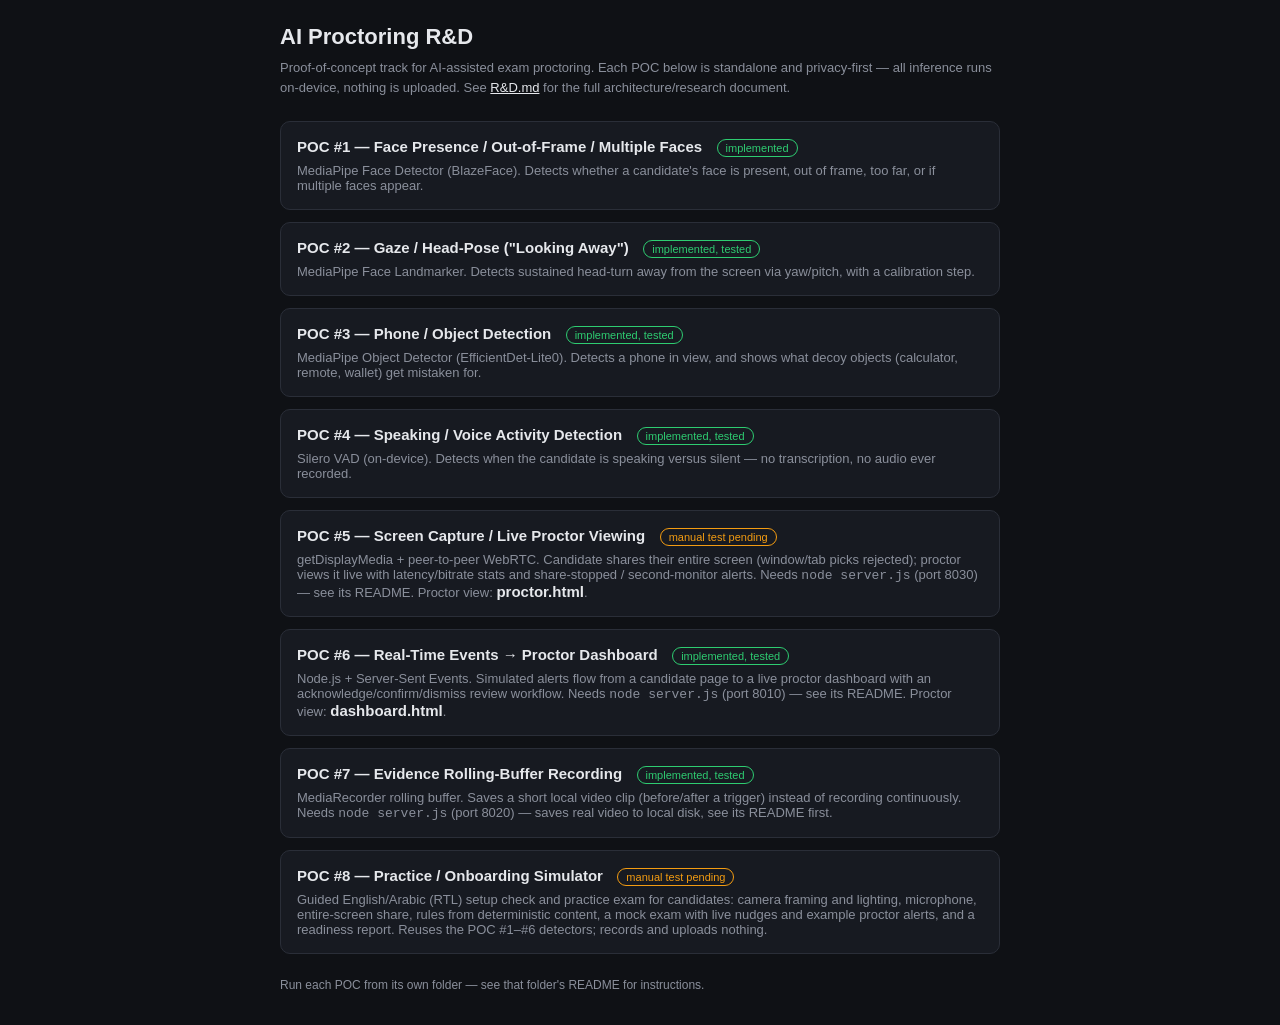
<file: index.html>
<!DOCTYPE html>
<html lang="en">
<head>
<meta charset="UTF-8" />
<meta name="viewport" content="width=device-width, initial-scale=1.0" />
<title>AI Proctoring R&D</title>
<style>
  :root {
    --bg: #0f1115;
    --panel: #171a21;
    --border: #2a2e38;
    --text: #e6e8ec;
    --muted: #8a8f9b;
    --green: #2ecc71;
    --orange: #f39c12;
  }
  * { box-sizing: border-box; }
  body {
    margin: 0;
    padding: 24px;
    background: var(--bg);
    color: var(--text);
    font-family: -apple-system, BlinkMacSystemFont, "Segoe UI", Roboto, sans-serif;
  }
  main { max-width: 720px; margin: 0 auto; }
  h1 { font-size: 22px; margin: 0 0 8px; }
  .subtitle { color: var(--muted); font-size: 13px; line-height: 1.5; margin: 0 0 24px; }
  .subtitle a { color: var(--text); }
  ul { list-style: none; padding: 0; margin: 0; display: grid; gap: 12px; }
  li {
    background: var(--panel);
    border: 1px solid var(--border);
    border-radius: 10px;
    padding: 16px;
  }
  li a { color: var(--text); font-size: 15px; font-weight: 600; text-decoration: none; }
  li a:hover { text-decoration: underline; }
  .status { display: inline-block; margin-left: 10px; font-size: 11px; padding: 2px 8px; border-radius: 999px; border: 1px solid var(--border); }
  .status.done { color: var(--green); border-color: var(--green); }
  .status.pending { color: var(--orange); border-color: var(--orange); }
  .desc { color: var(--muted); font-size: 13px; margin: 6px 0 0; }
  .footer { margin-top: 24px; font-size: 12px; color: var(--muted); }
  .footer a { color: var(--text); }
</style>
</head>
<body>
<main>
  <h1>AI Proctoring R&D</h1>
  <p class="subtitle">
    Proof-of-concept track for AI-assisted exam proctoring. Each POC below is
    standalone and privacy-first — all inference runs on-device, nothing is uploaded.
    See <a href="R&D.md">R&amp;D.md</a> for the full architecture/research document.
  </p>
  <ul>
    <li>
      <a href="poc-01-face-presence/">POC #1 — Face Presence / Out-of-Frame / Multiple Faces</a>
      <span class="status done">implemented</span>
      <p class="desc">MediaPipe Face Detector (BlazeFace). Detects whether a candidate's face is present, out of frame, too far, or if multiple faces appear.</p>
    </li>
    <li>
      <a href="poc-02-gaze-headpose/">POC #2 — Gaze / Head-Pose ("Looking Away")</a>
      <span class="status done">implemented, tested</span>
      <p class="desc">MediaPipe Face Landmarker. Detects sustained head-turn away from the screen via yaw/pitch, with a calibration step.</p>
    </li>
    <li>
      <a href="poc-03-phone-object/">POC #3 — Phone / Object Detection</a>
      <span class="status done">implemented, tested</span>
      <p class="desc">MediaPipe Object Detector (EfficientDet-Lite0). Detects a phone in view, and shows what decoy objects (calculator, remote, wallet) get mistaken for.</p>
    </li>
    <li>
      <a href="poc-04-speaking-vad/">POC #4 — Speaking / Voice Activity Detection</a>
      <span class="status done">implemented, tested</span>
      <p class="desc">Silero VAD (on-device). Detects when the candidate is speaking versus silent — no transcription, no audio ever recorded.</p>
    </li>
    <li>
      <a href="http://localhost:8030/candidate.html">POC #5 — Screen Capture / Live Proctor Viewing</a>
      <span class="status pending">manual test pending</span>
      <p class="desc">getDisplayMedia + peer-to-peer WebRTC. Candidate shares their entire screen (window/tab picks rejected); proctor views it live with latency/bitrate stats and share-stopped / second-monitor alerts. Needs <code>node server.js</code> (port 8030) — see its README. Proctor view: <a href="http://localhost:8030/proctor.html">proctor.html</a>.</p>
    </li>
    <li>
      <a href="http://localhost:8010/candidate.html">POC #6 — Real-Time Events → Proctor Dashboard</a>
      <span class="status done">implemented, tested</span>
      <p class="desc">Node.js + Server-Sent Events. Simulated alerts flow from a candidate page to a live proctor dashboard with an acknowledge/confirm/dismiss review workflow. Needs <code>node server.js</code> (port 8010) — see its README. Proctor view: <a href="http://localhost:8010/dashboard.html">dashboard.html</a>.</p>
    </li>
    <li>
      <a href="http://localhost:8020/">POC #7 — Evidence Rolling-Buffer Recording</a>
      <span class="status done">implemented, tested</span>
      <p class="desc">MediaRecorder rolling buffer. Saves a short local video clip (before/after a trigger) instead of recording continuously. Needs <code>node server.js</code> (port 8020) — saves real video to local disk, see its README first.</p>
    </li>
    <li>
      <a href="poc-08-onboarding-simulator/">POC #8 — Practice / Onboarding Simulator</a>
      <span class="status pending">manual test pending</span>
      <p class="desc">Guided English/Arabic (RTL) setup check and practice exam for candidates: camera framing and lighting, microphone, entire-screen share, rules from deterministic content, a mock exam with live nudges and example proctor alerts, and a readiness report. Reuses the POC #1–#6 detectors; records and uploads nothing.</p>
    </li>
  </ul>
  <p class="footer">Run each POC from its own folder — see that folder's README for instructions.</p>
</main>
</body>
</html>
</file>
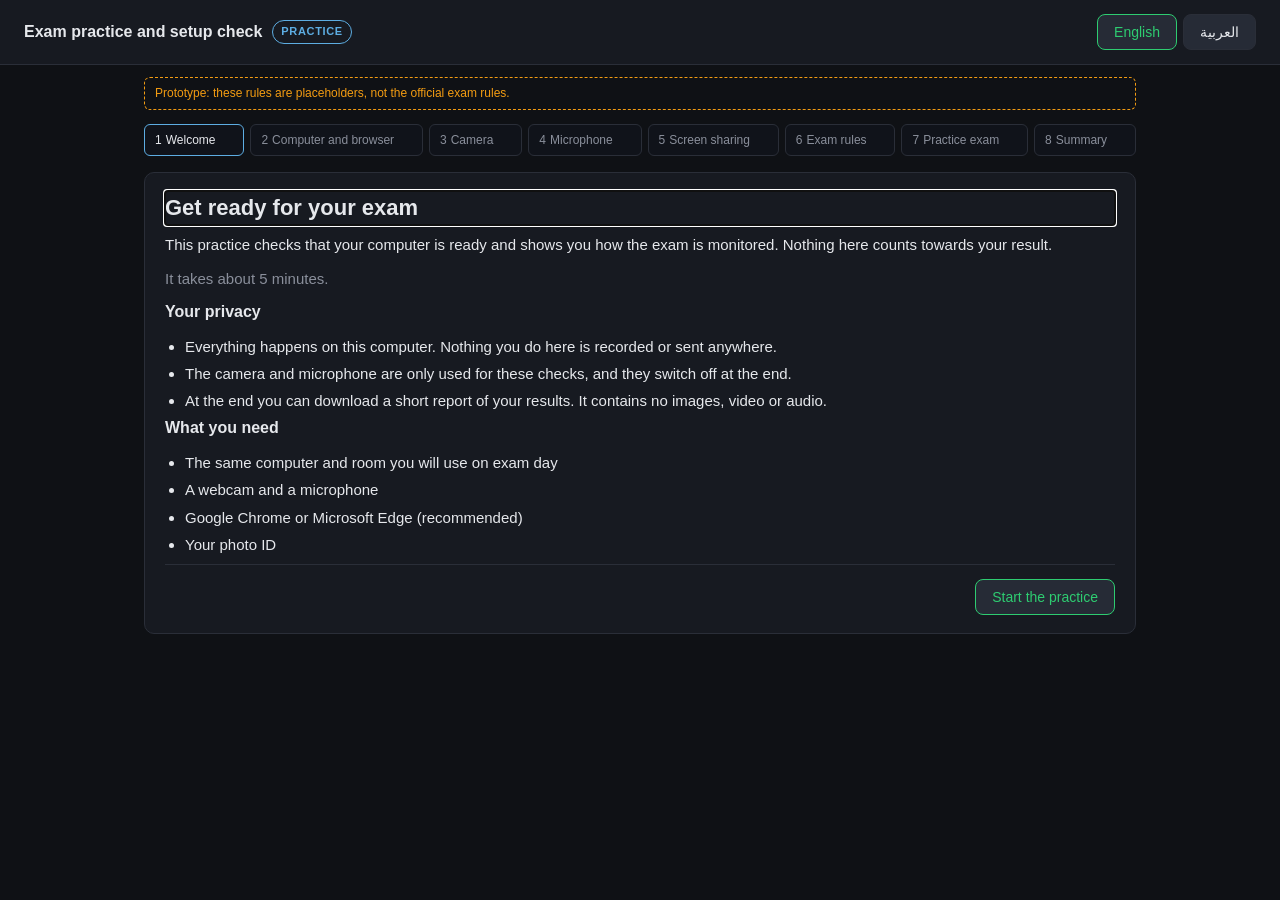
<file: poc-08-onboarding-simulator/index.html>
<!DOCTYPE html>
<html lang="en" dir="ltr">
<head>
<meta charset="UTF-8" />
<meta name="viewport" content="width=device-width, initial-scale=1.0" />
<!-- Network allow-list, enforced by the browser: the page may only fetch its own
     files, the CDN code/WASM and the model files. MediaPipe tasks-vision ≥ 1.0.0
     posts usage telemetry to odml.pa.googleapis.com every 60 s and has no option to
     turn it off (R&D.md 28.10); this blocks it along with anything else not listed.
     Only connect-src is set, so script/WASM/worker loading is unaffected. -->
<meta http-equiv="Content-Security-Policy" content="connect-src 'self' https://cdn.jsdelivr.net https://storage.googleapis.com" />
<title>POC #8 — Practice / Onboarding Simulator</title>
<link rel="stylesheet" href="style.css" />
</head>
<body>
<!-- Everything visible to the candidate is rendered by app.js from content/<lang>.json.
     The only text in this file is the fallback shown if the script can't run. -->
<header class="topbar">
  <div class="brand">
    <span id="appTitle" class="app-title">Exam practice and setup check</span>
    <span id="practiceBadge" class="badge">PRACTICE</span>
  </div>
  <div class="lang-switch" role="group" id="langGroup">
    <button type="button" data-lang="en" lang="en">English</button>
    <button type="button" data-lang="ar" lang="ar" dir="rtl">العربية</button>
  </div>
</header>

<div id="notices" class="notices"></div>

<nav id="stepper" class="stepper"></nav>

<main id="stepRoot" class="step-root" tabindex="-1">
  <noscript>This practice needs JavaScript.</noscript>
</main>

<!-- Polite announcements for screen-reader users (guidance changes, check results). -->
<div id="live" class="sr-only" aria-live="polite" aria-atomic="true"></div>

<aside id="devPanel" class="dev-panel" hidden></aside>

<!-- The single camera preview, moved between steps so the stream never restarts. -->
<template id="camDockTemplate">
  <div class="cam-dock">
    <video class="cam-video" autoplay playsinline muted></video>
    <canvas class="cam-overlay"></canvas>
  </div>
</template>

<script type="module" src="app.js"></script>
</body>
</html>
</file>
<file: poc-08-onboarding-simulator/style.css>
/* POC #8 — same dark tokens as POC #1–#7. Layout uses logical properties
   (inline-start/end) so dir="rtl" mirrors it without per-language overrides. */
:root {
  --bg: #0f1115;
  --panel: #171a21;
  --panel-2: #10131a;
  --border: #2a2e38;
  --text: #e6e8ec;
  --muted: #8a8f9b;
  --green: #2ecc71;
  --yellow: #f1c40f;
  --orange: #f39c12;
  --red: #e74c3c;
  --blue: #5dade2;
  --radius: 10px;
}

* { box-sizing: border-box; }

body {
  margin: 0;
  background: var(--bg);
  color: var(--text);
  font-family: -apple-system, BlinkMacSystemFont, "Segoe UI", Roboto, "Geeza Pro", "Noto Sans Arabic", Tahoma, sans-serif;
  font-size: 15px;
  line-height: 1.55;
}
:lang(ar) body, html:lang(ar) { line-height: 1.8; }

.sr-only {
  position: absolute; width: 1px; height: 1px; margin: -1px; padding: 0;
  overflow: hidden; clip: rect(0 0 0 0); white-space: nowrap; border: 0;
}

/* --- chrome ---------------------------------------------------------------- */

.topbar {
  display: flex; align-items: center; justify-content: space-between; gap: 12px; flex-wrap: wrap;
  padding: 14px 24px; border-block-end: 1px solid var(--border); background: var(--panel);
}
.brand { display: flex; align-items: center; gap: 10px; }
.app-title { font-weight: 600; font-size: 16px; }
.badge {
  font-size: 11px; font-weight: 700; letter-spacing: 0.06em; padding: 2px 8px;
  border-radius: 999px; border: 1px solid var(--blue); color: var(--blue);
}
.lang-switch { display: flex; gap: 6px; }
.lang-switch button[aria-pressed="true"] { border-color: var(--green); color: var(--green); }

.notices { max-width: 1040px; margin: 12px auto 0; padding-inline: 24px; display: grid; gap: 6px; }
.notice {
  font-size: 12px; color: var(--orange); border: 1px dashed var(--orange);
  border-radius: 6px; padding: 6px 10px;
}

.stepper { max-width: 1040px; margin: 14px auto 0; padding-inline: 24px; }
.stepper ol { list-style: none; display: flex; gap: 6px; padding: 0; margin: 0; overflow-x: auto; }
.stepper li {
  flex: 1 0 auto; font-size: 12px; color: var(--muted); padding: 6px 10px; border-radius: 6px;
  border: 1px solid var(--border); background: var(--panel-2); white-space: nowrap;
}
.stepper li[aria-current="step"] { color: var(--text); border-color: var(--blue); }
.stepper .mark { margin-inline-end: 4px; }
.stepper .mark.pass { color: var(--green); }
.stepper .mark.warn { color: var(--orange); }
.stepper .mark.fail, .stepper .mark.skipped { color: var(--red); }
.stepper .count { display: none; font-size: 13px; color: var(--muted); }

.step-root { max-width: 1040px; margin: 16px auto 40px; padding-inline: 24px; outline: none; }

/* --- common blocks ---------------------------------------------------------- */

.card {
  background: var(--panel); border: 1px solid var(--border); border-radius: var(--radius);
  padding: 18px 20px; margin-block-end: 16px;
}
h1 { font-size: 22px; margin: 0 0 8px; }
h2 { font-size: 16px; margin: 0 0 10px; }
p { margin: 0 0 10px; }
.muted { color: var(--muted); }
ul.plain { margin: 0; padding-inline-start: 20px; }
ul.plain li { margin-block-end: 4px; }

button {
  background: #262b36; color: var(--text); border: 1px solid var(--border); border-radius: 8px;
  padding: 9px 16px; font-size: 14px; font-family: inherit; cursor: pointer;
}
button:hover:not(:disabled) { background: #303643; }
button:disabled { opacity: 0.4; cursor: not-allowed; }
button:focus-visible, input:focus-visible, summary:focus-visible { outline: 2px solid var(--blue); outline-offset: 2px; }
button.primary { border-color: var(--green); color: var(--green); }
button.link { background: none; border: none; color: var(--muted); text-decoration: underline; padding: 9px 4px; }

.nav-bar {
  display: flex; align-items: center; gap: 10px; flex-wrap: wrap; margin-block-start: 8px;
  padding-block-start: 14px; border-block-start: 1px solid var(--border);
}
.nav-bar .spacer { flex: 1; }

.status-line { font-size: 14px; padding: 8px 12px; border-radius: 8px; border: 1px solid var(--border); margin-block: 8px; }
.status-line:empty { display: none; }
.status-line.pass { color: var(--green); border-color: var(--green); }
.status-line.warn { color: var(--orange); border-color: var(--orange); }
.status-line.fail { color: var(--red); border-color: var(--red); }
.status-line.info { color: var(--text); }

.check-list { list-style: none; padding: 0; margin: 0; display: grid; gap: 6px; }
.check-list li {
  display: grid; grid-template-columns: 1.6em 1fr auto; gap: 8px; align-items: start;
  padding: 8px 10px; background: var(--panel-2); border: 1px solid var(--border); border-radius: 8px;
}
.check-list .icon { text-align: center; font-weight: 700; }
.check-list .icon.pass { color: var(--green); }
.check-list .icon.warn { color: var(--orange); }
.check-list .icon.fail, .check-list .icon.skipped { color: var(--red); }
.check-list .icon.running, .check-list .icon.not_run { color: var(--muted); }
.check-list .msg { grid-column: 2 / 4; font-size: 13px; color: var(--muted); }
.check-list .state { font-size: 12px; color: var(--muted); }

/* --- camera ---------------------------------------------------------------- */

.cam-dock {
  position: relative; width: 100%; max-width: 560px; aspect-ratio: 4 / 3;
  background: #000; border-radius: var(--radius); overflow: hidden; margin-block: 8px 12px;
}
.cam-dock.small { max-width: 320px; }
/* Mirrored like a mirror, so "move to your left" matches what the candidate sees.
   The overlay is mirrored with the video; it's drawn in raw camera coordinates. */
.cam-video, .cam-overlay {
  position: absolute; inset: 0; width: 100%; height: 100%; object-fit: cover; transform: scaleX(-1);
}
.guidance { font-size: 18px; font-weight: 600; margin-block: 4px; }
.hint { font-size: 15px; color: var(--yellow); min-height: 1.5em; }
.lighting { font-size: 14px; color: var(--muted); }
.lighting.bad { color: var(--orange); }

.two-col { display: grid; grid-template-columns: minmax(0, 1fr) minmax(0, 1fr); gap: 20px; align-items: start; }

/* --- microphone ------------------------------------------------------------ */

.meter { height: 12px; background: var(--panel-2); border: 1px solid var(--border); border-radius: 999px; overflow: hidden; }
.meter-fill { height: 100%; width: 0; background: var(--green); transition: width 80ms linear; }
.sentence {
  font-size: 20px; font-weight: 600; padding: 14px 16px; border-radius: 8px;
  background: var(--panel-2); border: 1px solid var(--blue); margin-block: 8px;
}

/* --- screen ---------------------------------------------------------------- */

.mac-box { border: 1px solid var(--border); border-radius: 8px; padding: 12px 14px; background: var(--panel-2); margin-block: 12px; }
.mac-box.emphasis { border-color: var(--orange); }
.screen-preview { width: 100%; max-width: 480px; background: #000; border-radius: 8px; display: block; margin-block: 8px; }
.screen-preview:not([src]):not(.live) { display: none; }

/* --- rules ----------------------------------------------------------------- */

.rule-groups { display: grid; grid-template-columns: repeat(3, minmax(0, 1fr)); gap: 14px; }
.rule { padding: 10px 12px; border-radius: 8px; background: var(--panel-2); border: 1px solid var(--border); margin-block-end: 8px; }
.rule-title { font-weight: 600; }
.rule-title::before { margin-inline-end: 6px; font-weight: 700; }
.rule.allowed .rule-title::before { content: "✓"; color: var(--green); }
.rule.prohibited .rule-title::before { content: "✕"; color: var(--red); }
.rule.behaviour .rule-title::before { content: "•"; color: var(--blue); }
.rule-text { font-size: 13px; color: var(--muted); }
.rule-if { font-size: 13px; margin-block-start: 4px; }
.rule-if b { color: var(--orange); font-weight: 600; }

.checks { display: grid; gap: 8px; }
.checks label { display: flex; gap: 10px; align-items: flex-start; cursor: pointer; }
.checks input { margin-block-start: 5px; }
.checks label.cant { color: var(--orange); }
details.faq { border-block-end: 1px solid var(--border); padding-block: 8px; }
details.faq summary { cursor: pointer; font-weight: 600; }
details.faq p { margin-block: 6px 0; color: var(--muted); }
.ack { font-weight: 600; font-size: 16px; }

/* --- practice -------------------------------------------------------------- */

.practice-grid { display: grid; grid-template-columns: minmax(0, 1fr) 340px; gap: 20px; align-items: start; }
.exam-head { display: flex; justify-content: space-between; align-items: center; gap: 12px; flex-wrap: wrap; }
.not-scored { font-size: 12px; font-weight: 700; color: var(--blue); letter-spacing: 0.04em; }
.timer { font-variant-numeric: tabular-nums; font-size: 22px; font-weight: 700; }
.question { margin-block: 14px; padding-block-end: 12px; border-block-end: 1px solid var(--border); }
.question legend { font-weight: 600; margin-block-end: 8px; padding: 0; }
.question fieldset { border: 0; margin: 0; padding: 0; }
.question label { display: flex; gap: 10px; align-items: flex-start; padding: 6px 0; cursor: pointer; }
.question .feedback { font-size: 13px; margin-block-start: 6px; }
.question .feedback.right { color: var(--green); }
.question .feedback.wrong { color: var(--orange); }

.nudge {
  padding: 12px 14px; border-radius: 8px; border: 1px solid var(--border); font-weight: 600; margin-block-end: 12px;
}
.nudge.ok { color: var(--green); border-color: var(--green); }
.nudge.alert { color: #fff; background: #7a2e12; border-color: var(--orange); }
.try-list { list-style: none; padding: 0; margin: 0 0 12px; display: grid; gap: 6px; }
.try-list li { display: flex; gap: 8px; align-items: flex-start; font-size: 14px; }
.try-list .box { inline-size: 1.2em; flex: none; text-align: center; color: var(--muted); }
.try-list li.done .box { color: var(--green); }
.try-list li.done { color: var(--muted); }
.try-list .unavail { font-size: 12px; color: var(--muted); display: block; }
.what-next ol { margin: 0; padding-inline-start: 20px; font-size: 14px; }
.what-next li { margin-block-end: 6px; }
.alert-card {
  margin-block: 8px; padding: 10px 12px; border-radius: 8px; background: var(--panel-2);
  border: 1px solid var(--orange); font-size: 13px;
}
.alert-card .code { font-family: ui-monospace, SFMono-Regular, Menlo, monospace; color: var(--orange); font-size: 12px; }
.alert-card .label { font-weight: 600; display: block; margin-block: 2px; }
.alert-card .alert-status { color: var(--muted); }

/* --- summary --------------------------------------------------------------- */

.overall { border-width: 2px; }
.overall.ready { border-color: var(--green); }
.overall.ready_with_warnings { border-color: var(--orange); }
.overall.needs_help { border-color: var(--red); }

/* --- dev metrics ----------------------------------------------------------- */

/* In the page flow, not fixed: a fixed panel covered the Continue button (e2e run). */
.dev-panel {
  max-width: 1040px; margin: 0 auto 24px; padding: 8px 10px;
  font: 11px/1.5 ui-monospace, SFMono-Regular, Menlo, monospace; color: var(--muted);
  background: var(--panel-2); border: 1px solid var(--border); border-radius: 8px;
}
/* Metrics are LTR data even on an Arabic page. */
.dev-panel { direction: ltr; text-align: left; white-space: pre; }

@media (max-width: 820px) {
  .practice-grid, .two-col, .rule-groups { grid-template-columns: 1fr; }
  .stepper li { display: none; }
  .stepper .count { display: block; }
  .topbar, .notices, .stepper, .step-root { padding-inline: 16px; }
}

@media (prefers-reduced-motion: reduce) {
  * { transition: none !important; }
}
</file>
